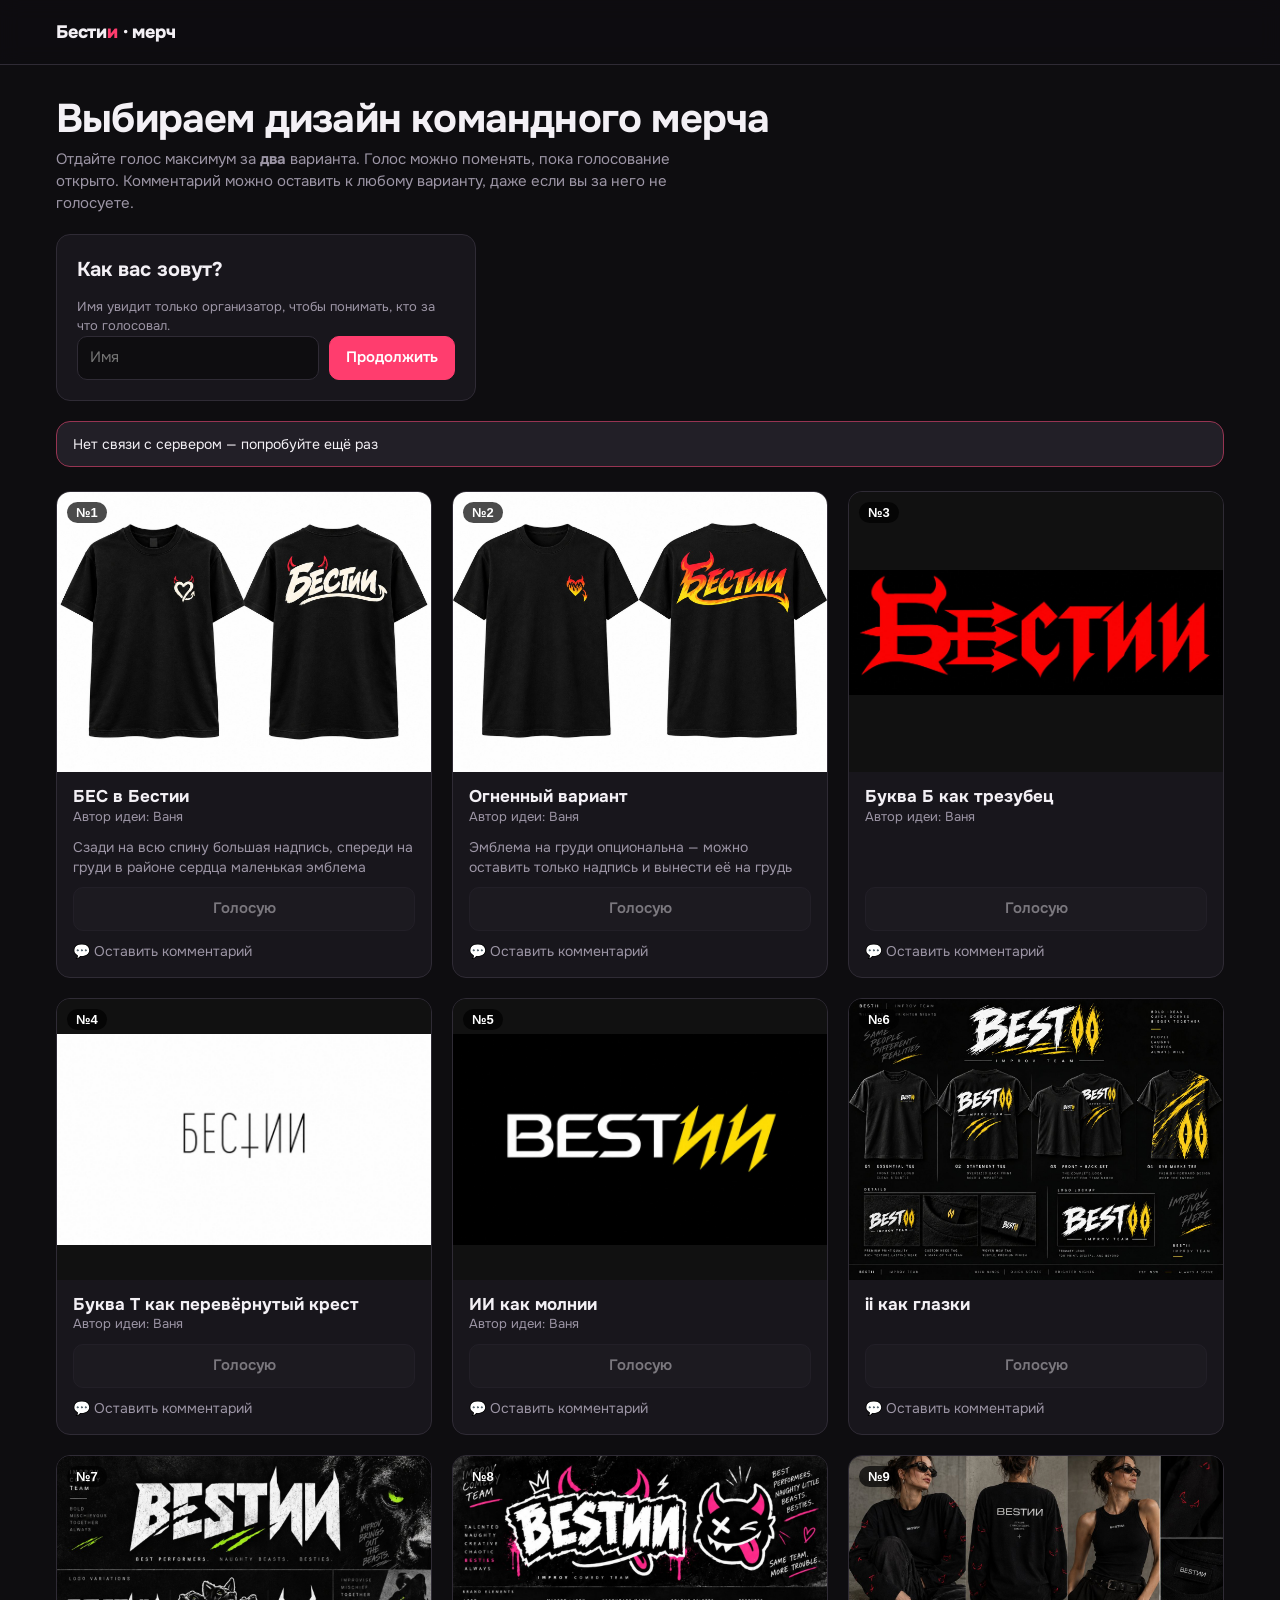
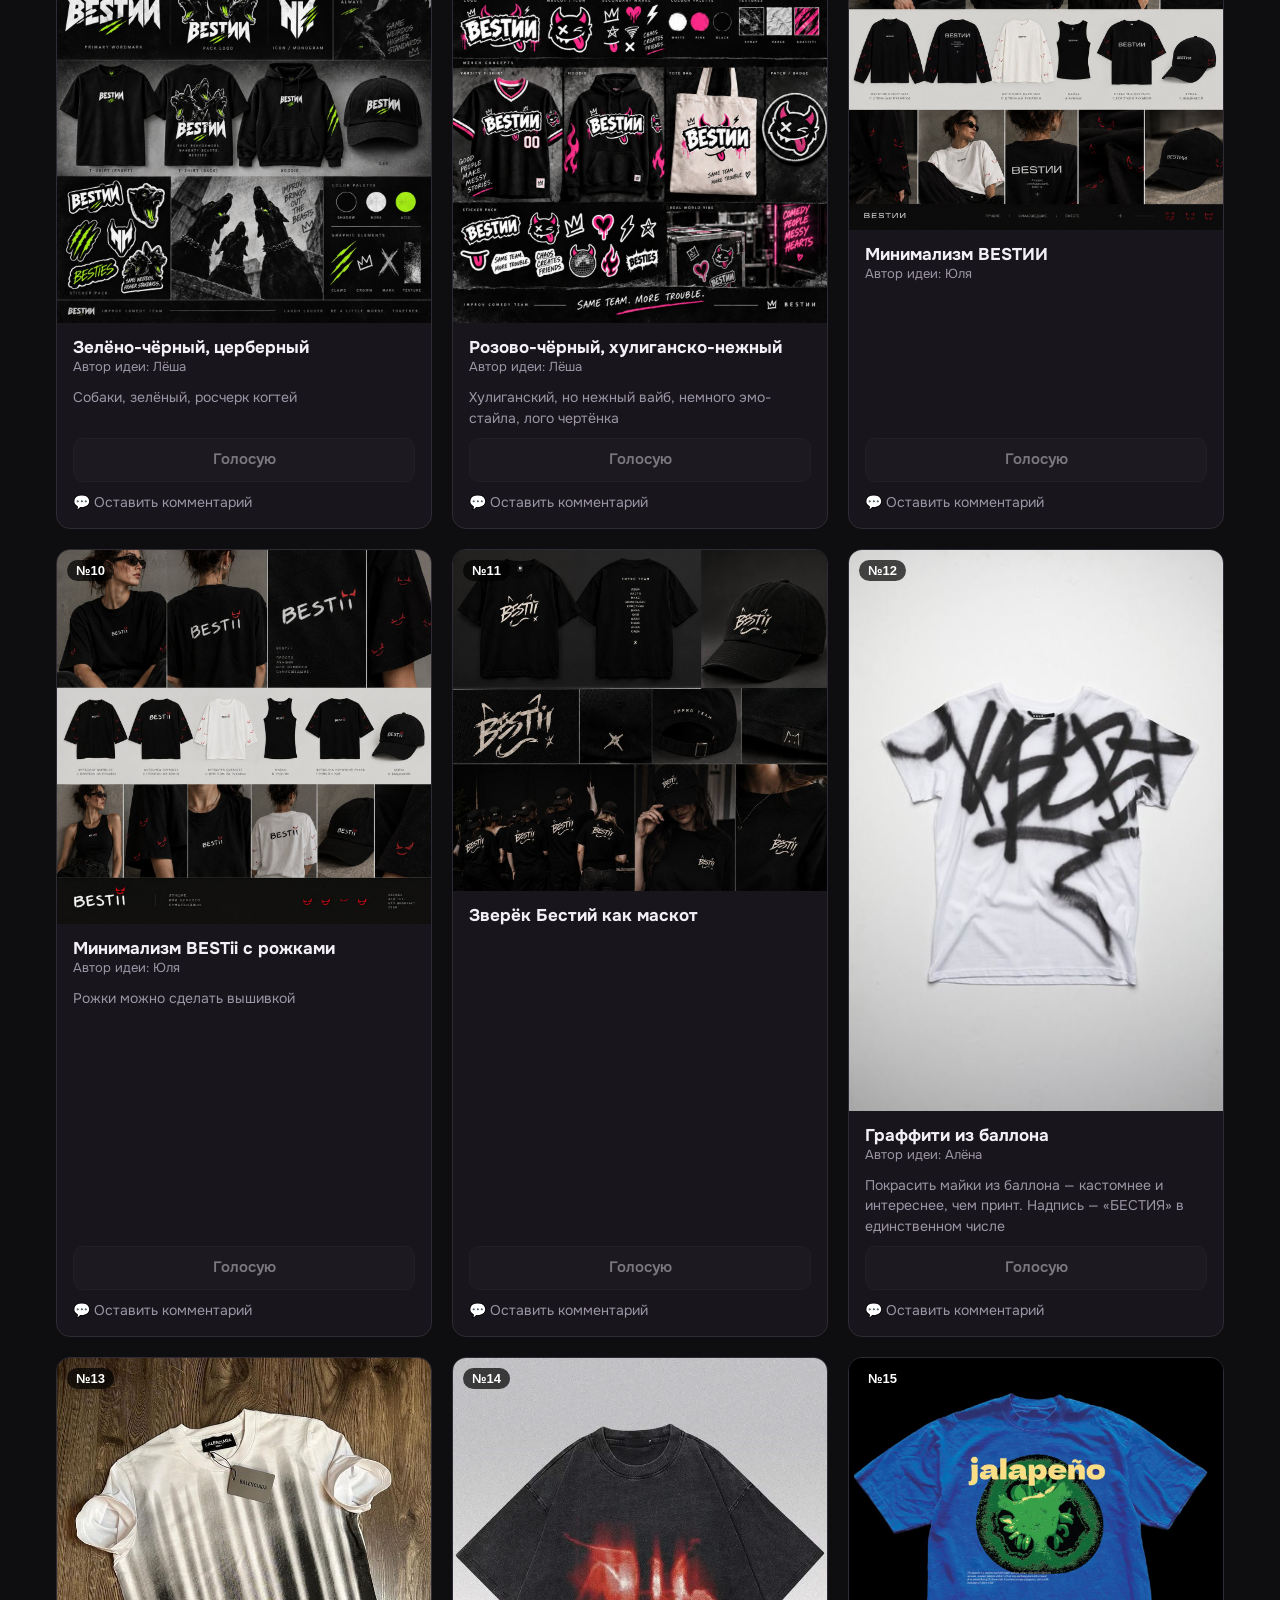
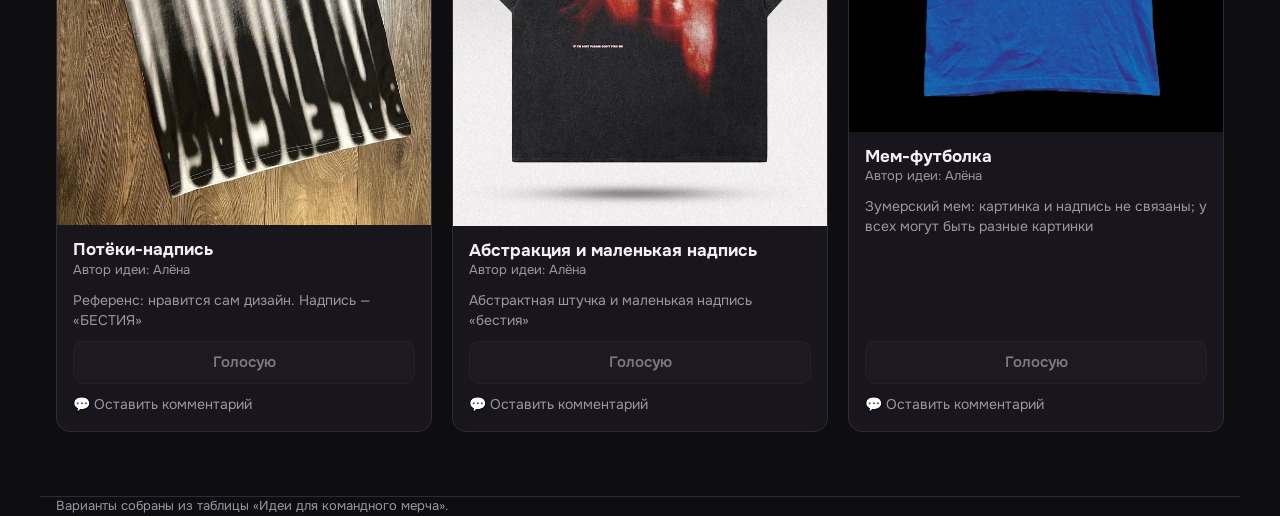
<file: index.html>
<!doctype html>
<html lang="ru">
<head>
<meta charset="utf-8">
<meta name="viewport" content="width=device-width, initial-scale=1">
<title>Голосуем за мерч</title>
<meta name="description" content="Выбираем дизайн командного мерча Бестий">
<link rel="preconnect" href="https://fonts.googleapis.com">
<link rel="stylesheet" href="https://fonts.googleapis.com/css2?family=Onest:wght@400;600;700;800&display=swap">
<link rel="stylesheet" href="style.css?v=3">
<link rel="icon" href="data:image/svg+xml,<svg xmlns='http://www.w3.org/2000/svg' viewBox='0 0 100 100'><text y='.9em' font-size='90'>😈</text></svg>">
</head>
<body>
<header class="top">
  <div class="wrap">
    <div class="brand">Бести<span>и</span> · мерч</div>
    <div class="user" id="user" hidden></div>
  </div>
</header>

<main class="wrap">
  <section class="hero">
    <h1>Выбираем дизайн командного мерча</h1>
    <p>Отдайте голос максимум за <b>два</b> варианта. Голос можно поменять, пока голосование открыто. Комментарий можно оставить к любому варианту, даже если вы за него не голосуете.</p>

    <form class="panel login" id="nameForm" hidden>
      <h2>Как вас зовут?</h2>
      <p class="who">Имя увидит только организатор, чтобы понимать, кто за что голосовал.</p>
      <div class="toolbar">
        <input id="nameInput" maxlength="60" placeholder="Имя" autocomplete="name" required>
        <button class="btn btn-primary" type="submit">Продолжить</button>
      </div>
    </form>

    <div class="banner" id="banner" hidden></div>
  </section>

  <div class="counter" id="counter" hidden>
    <span class="dots" id="dots"></span>
    <span id="counterText"></span>
  </div>

  <section class="grid" id="grid"></section>
</main>

<footer class="wrap">Варианты собраны из таблицы «Идеи для командного мерча».</footer>

<dialog class="lb" id="lb">
  <button class="close" aria-label="Закрыть" onclick="this.closest('dialog').close()">×</button>
  <img id="lbImg" alt="">
</dialog>
<div class="toast" id="toast"></div>

<script src="config.js?v=3"></script>
<script src="app.js?v=3"></script>
<script>
const MAX = CONFIG.MAX_VOTES;
const $ = id => document.getElementById(id);
const ID = MV.identity;
// ready — ответ сервера получен; open — голосование открыто
const state = { variants: [], ready: false, open: false, votes: [], comments: {}, busy: false };

function banner(text, warn) {
  const b = $('banner');
  b.hidden = !text;
  b.textContent = text || '';
  b.classList.toggle('warn', !!warn);
}

// комментарии не блокируются, пока сохраняется голос; кнопки голосования — блокируются
function canComment() { return state.ready && state.open && !!ID.name; }
function canAct() { return canComment() && !state.busy; }

function renderUser() {
  const has = !!ID.name;
  $('nameForm').hidden = has || (state.ready && !state.open);
  $('user').hidden = !has;
  if (has) {
    $('user').innerHTML = `<span>Вы: <b>${MV.esc(ID.name)}</b></span> · <a href="#" id="rename">изменить</a>`;
    $('rename').onclick = e => {
      e.preventDefault();
      $('nameInput').value = ID.name;
      $('nameForm').hidden = false;
      $('nameInput').focus();
    };
  }
}

// keepDrafts=false — после загрузки с сервера: показываем сохранённое, а не то, что было в полях
function render(keepDrafts = true) {
  const { variants, votes, comments } = state;
  // не терять несохранённый текст комментариев при перерисовке
  const drafts = {};
  if (keepDrafts) document.querySelectorAll('[data-cm]').forEach(t => {
    const st = document.getElementById('cms' + t.dataset.cm);
    drafts[t.dataset.cm] = { text: t.value, open: t.closest('details').open, status: st.textContent, ok: st.classList.contains('ok') };
  });
  const act = canAct();
  const cmOk = canComment();
  $('grid').innerHTML = variants.map(v => {
    const on = votes.includes(v.id);
    const full = !on && votes.length >= MAX;
    const title = !ID.name ? 'Сначала представьтесь' : full ? 'Уже выбрано ' + MAX + ' — сначала снимите один голос' : '';
    const saved = comments[v.id] || '';
    const d = drafts[v.id];
    const cm = d ? d.text : saved;
    const open = d ? d.open : !!saved;
    return `
    <article class="card${on ? ' voted' : ''}" id="v${v.id}">
      <button class="pic" data-zoom="${v.image}" aria-label="Увеличить: ${MV.esc(v.title)}">
        <img src="${v.image}" alt="${MV.esc(v.title)}" loading="lazy" width="${v.w}" height="${v.h}">
        <span class="num">№${v.id}</span>
      </button>
      <div class="body">
        <div>
          <h3>${MV.esc(v.title)}</h3>
          ${v.author ? `<div class="by">Автор идеи: ${MV.esc(v.author)}</div>` : ''}
        </div>
        ${v.description ? `<p class="desc">${MV.esc(v.description)}</p>` : ''}
        <div class="actions">
          <button class="btn btn-vote${on ? ' on' : ''}" data-vote="${v.id}" title="${title}" ${!act || full ? 'disabled' : ''}>${on ? '✓ Мой голос' : 'Голосую'}</button>
          <details class="cm"${open ? ' open' : ''}>
            <summary>${saved ? 'Мой комментарий' : 'Оставить комментарий'}</summary>
            <textarea data-cm="${v.id}" maxlength="1000" placeholder="Что нравится, что докрутить…" ${cmOk ? '' : 'disabled'}>${MV.esc(cm)}</textarea>
            <div class="cm-row">
              <button class="btn btn-sm" data-save="${v.id}" ${cmOk ? '' : 'disabled'}>Сохранить</button>
              <span class="cm-status${d && d.ok ? ' ok' : ''}" id="cms${v.id}">${d ? MV.esc(d.status) : ''}</span>
            </div>
          </details>
        </div>
      </div>
    </article>`;
  }).join('');

  $('counter').hidden = !(state.ready && ID.name);
  $('dots').innerHTML = Array.from({ length: MAX }, (_, i) => `<i class="${i < votes.length ? 'on' : ''}"></i>`).join('');
  $('counterText').textContent = `Выбрано ${votes.length} из ${MAX}`;
}

async function toggleVote(id) {
  const prev = state.votes.slice();
  const next = prev.includes(id) ? prev.filter(x => x !== id) : prev.concat(id);
  if (next.length > MAX) return MV.toast('Можно выбрать максимум ' + MAX);
  state.votes = next;
  state.busy = true;
  render();
  try {
    const r = await MV.api('vote', { ids: next });
    state.votes = r.votes;
    MV.toast(next.length > prev.length ? 'Голос сохранён' : 'Голос снят');
  } catch (e) {
    state.votes = prev;
    MV.toast(MV.errorText(e));
    if (e.message === 'closed') load();
  } finally {
    state.busy = false;
    render();
  }
}

async function saveComment(id) {
  // карточка может перерисоваться, пока идёт запрос, поэтому элемент статуса ищем каждый раз заново
  const status = (t, ok) => {
    const el = $('cms' + id);
    if (el) { el.className = 'cm-status' + (ok ? ' ok' : ''); el.textContent = t; }
  };
  const text = document.querySelector(`[data-cm="${id}"]`).value.trim();
  status('Сохраняю…');
  try {
    await MV.api('comment', { variant: id, text });
    if (text) state.comments[id] = text; else delete state.comments[id];
    status(text ? 'Сохранено' : 'Удалено', true);
  } catch (e) {
    status(MV.errorText(e));
    if (e.message === 'closed') load();
  }
}

async function load() {
  try {
    const me = await MV.api('me');
    state.ready = true;
    state.open = me.open;
    state.votes = me.votes;
    state.comments = me.comments;
    banner(me.open ? '' : 'Голосование закрыто. Спасибо всем, кто проголосовал!', !me.open);
    renderUser();
  } catch (e) {
    state.ready = false;
    banner(MV.errorText(e), true);
  }
  render(false);
}

$('nameForm').addEventListener('submit', async e => {
  e.preventDefault();
  const name = $('nameInput').value.replace(/\s+/g, ' ').trim();
  if (!name) return;
  const changed = ID.name && ID.name !== name;
  ID.name = name;
  renderUser();
  render();
  // обновить имя у уже отданных голосов
  if (changed && state.votes.length && state.open) {
    try { await MV.api('vote', { ids: state.votes }); } catch (err) { /* имя обновится при следующем голосе */ }
  }
});

$('grid').addEventListener('click', e => {
  const z = e.target.closest('[data-zoom]');
  if (z) { $('lbImg').src = z.dataset.zoom; $('lb').showModal(); return; }
  const v = e.target.closest('[data-vote]');
  if (v && !v.disabled) return toggleVote(Number(v.dataset.vote));
  const s = e.target.closest('[data-save]');
  if (s && !s.disabled) return saveComment(Number(s.dataset.save));
});
$('lb').addEventListener('click', e => { if (e.target === $('lb')) $('lb').close(); });

(async function init() {
  renderUser();
  state.variants = await MV.loadVariants();
  render();
  load();
})();
</script>
</body>
</html>
</file>
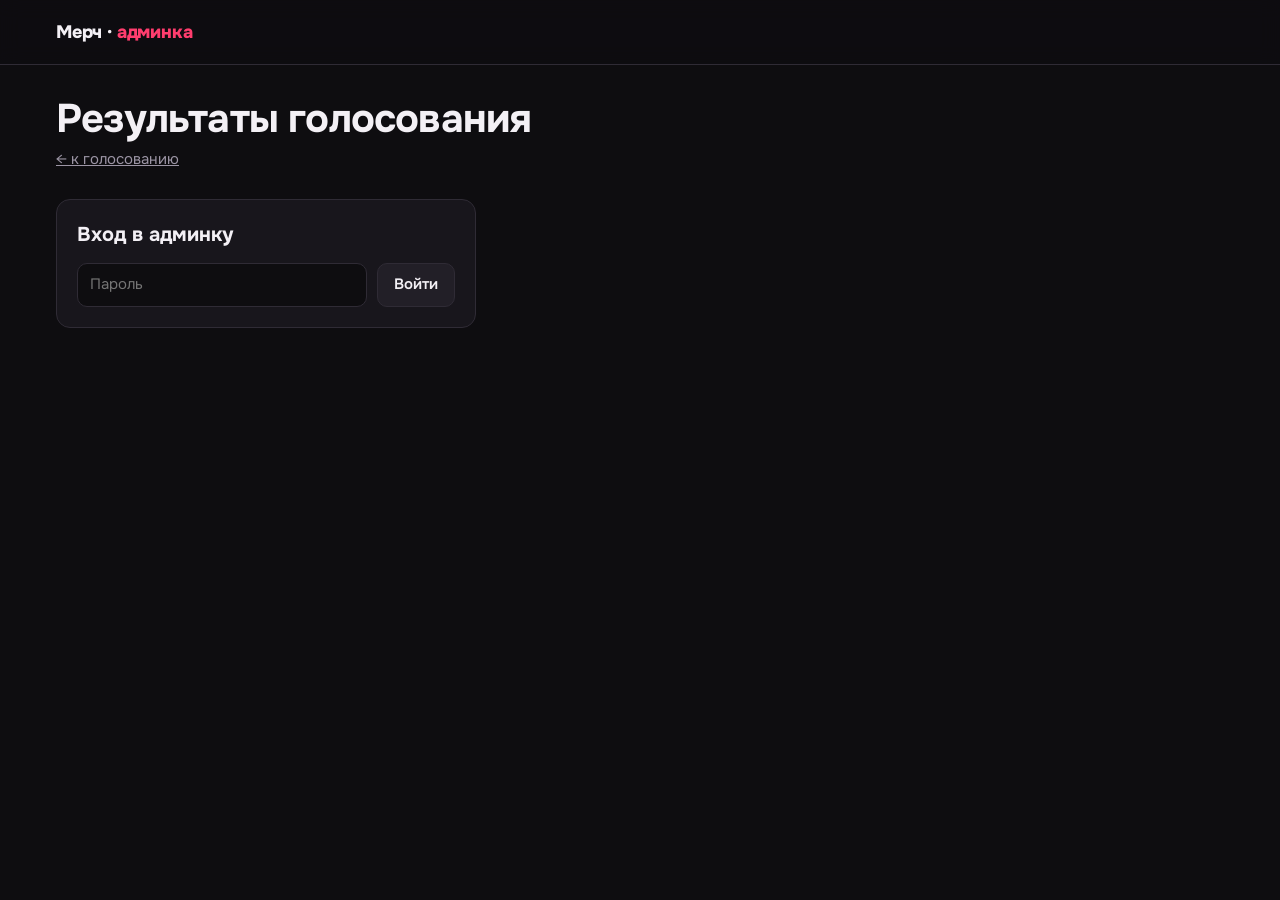
<file: admin.html>
<!doctype html>
<html lang="ru">
<head>
<meta charset="utf-8">
<meta name="viewport" content="width=device-width, initial-scale=1">
<meta name="robots" content="noindex">
<title>Мерч: результаты</title>
<link rel="preconnect" href="https://fonts.googleapis.com">
<link rel="stylesheet" href="https://fonts.googleapis.com/css2?family=Onest:wght@400;600;700;800&display=swap">
<link rel="stylesheet" href="style.css?v=3">
<link rel="icon" href="data:image/svg+xml,<svg xmlns='http://www.w3.org/2000/svg' viewBox='0 0 100 100'><text y='.9em' font-size='90'>📊</text></svg>">
</head>
<body>
<header class="top">
  <div class="wrap">
    <div class="brand">Мерч · <span>админка</span></div>
    <div class="user" id="user" hidden><a href="#" id="logout">выйти</a></div>
  </div>
</header>

<main class="wrap">
  <section class="hero">
    <h1>Результаты голосования</h1>
    <p><a href="index.html">← к голосованию</a></p>
    <div class="banner" id="banner" hidden></div>
  </section>

  <form class="panel login" id="login" hidden>
    <h2>Вход в админку</h2>
    <div class="toolbar">
      <input type="password" id="pw" placeholder="Пароль" autocomplete="current-password" required>
      <button class="btn" type="submit">Войти</button>
    </div>
  </form>

  <div id="content" hidden>
    <div class="stats" id="stats"></div>

    <section class="panel">
      <div class="toolbar">
        <span class="switch">Статус: <span class="pill" id="status"></span></span>
        <button class="btn btn-sm" id="toggle"></button>
        <button class="btn btn-sm btn-ghost" id="reload">Обновить</button>
        <button class="btn btn-sm btn-ghost" id="csv">Скачать CSV</button>
      </div>
    </section>

    <section class="panel">
      <h2>Рейтинг</h2>
      <div id="rank"></div>
    </section>

    <section class="panel">
      <h2>Кто за что голосовал</h2>
      <div class="tbl-wrap"><table class="tbl" id="voters"></table></div>
    </section>

    <section class="panel">
      <h2>Комментарии</h2>
      <div id="comments"></div>
    </section>
  </div>
</main>

<div class="toast" id="toast"></div>

<script src="config.js?v=3"></script>
<script src="app.js?v=3"></script>
<script>
const $ = id => document.getElementById(id);
let variants = [], data = null, password = null;
const PW_KEY = 'mv_admin_pw';
function pwGet() { try { return sessionStorage.getItem(PW_KEY); } catch (e) { return null; } }
function pwSet(v) { try { v ? sessionStorage.setItem(PW_KEY, v) : sessionStorage.removeItem(PW_KEY); } catch (e) {} }

function banner(text) { $('banner').hidden = !text; $('banner').textContent = text || ''; $('banner').classList.add('warn'); }
function normName(n) { return String(n || '').toLowerCase().replace(/ё/g, 'е').replace(/\s+/g, ' ').trim(); }
function fmt(d) { return d ? new Date(d).toLocaleString('ru-RU', { day: 'numeric', month: 'short', hour: '2-digit', minute: '2-digit' }) : ''; }

function render() {
  const byId = Object.fromEntries(variants.map(v => [v.id, v]));
  const max = Math.max(1, ...Object.values(data.tally));
  const total = data.votes.length;

  $('stats').innerHTML = [
    [data.voters, 'проголосовали'],
    [total, 'голосов всего'],
    [data.comments.length, 'комментариев'],
  ].map(([n, l]) => `<div class="stat"><b>${n}</b><span>${l}</span></div>`).join('');

  $('status').className = 'pill ' + (data.open ? 'open' : 'closed');
  $('status').textContent = data.open ? 'открыто' : 'закрыто';
  $('toggle').textContent = data.open ? 'Закрыть голосование' : 'Открыть снова';

  const ranked = variants.map(v => ({ v, n: data.tally[v.id] || 0 })).sort((a, b) => b.n - a.n || a.v.id - b.v.id);
  $('rank').innerHTML = ranked.map(({ v, n }, i) => {
    const who = data.votes.filter(x => x.variant === v.id).map(x => MV.esc(x.name)).join(', ');
    const pct = total ? Math.round(n / data.voters * 100) : 0;
    return `<div class="rank">
      <img src="${v.image}" alt="">
      <div>
        <div class="t"><span>${i + 1}. №${v.id} ${MV.esc(v.title)}</span><span>${n} <small>${data.voters ? '· ' + pct + '% голосовавших' : ''}</small></span></div>
        <div class="bar"><i style="width:${n / max * 100}%"></i></div>
        ${who ? `<div class="who">${who}</div>` : ''}
      </div>
    </div>`;
  }).join('');

  // один человек = один браузер (voter_id); одинаковые имена с разных устройств подсвечиваем
  const people = {};
  data.votes.forEach(x => {
    const p = people[x.voter] || (people[x.voter] = { name: x.name, voter: x.voter, ids: [], at: x.at });
    p.ids.push(x.variant);
    if (x.at > p.at) p.at = x.at;
  });
  const plist = Object.values(people).sort((a, b) => String(a.name).localeCompare(String(b.name), 'ru') || String(a.at).localeCompare(String(b.at)));
  const nameCount = {};
  plist.forEach(p => { const k = normName(p.name); nameCount[k] = (nameCount[k] || 0) + 1; });
  $('voters').innerHTML = plist.length
    ? `<thead><tr><th>Кто</th><th>Голоса</th><th>Когда</th></tr></thead><tbody>` + plist.map(p => `<tr>
        <td><b>${MV.esc(p.name)}</b>${nameCount[normName(p.name)] > 1 ? ' <span class="pill closed" title="Это имя голосовало с нескольких устройств или браузеров">дубль?</span>' : ''}<div class="who">устройство ${MV.esc(String(p.voter).slice(0, 8))}</div></td>
        <td>${p.ids.sort((a, b) => a - b).map(id => `<span class="chip"><img src="${byId[id].image}" alt="">№${id} ${MV.esc(byId[id].title)}</span>`).join('')}</td>
        <td class="who">${fmt(p.at)}</td>
      </tr>`).join('') + '</tbody>'
    : '<tbody><tr><td class="who">Пока никто не голосовал.</td></tr></tbody>';

  const groups = variants.map(v => ({ v, list: data.comments.filter(c => c.variant === v.id) })).filter(g => g.list.length);
  $('comments').innerHTML = groups.length ? groups.map(({ v, list }) => `
    <div class="cgroup">
      <h3>№${v.id} ${MV.esc(v.title)} · ${list.length}</h3>
      ${list.map(c => `<div class="comment"><div class="meta">${MV.esc(c.name)} · ${fmt(c.at)}</div><p>${MV.esc(c.text)}</p></div>`).join('')}
    </div>`).join('') : '<p class="who">Комментариев пока нет.</p>';
}

async function load() {
  try {
    data = await MV.adminApi('admin_results', {}, password);
    pwSet(password);
    banner('');
    $('login').hidden = true;
    $('user').hidden = false;
    $('content').hidden = false;
    render();
  } catch (e) {
    $('content').hidden = true;
    $('user').hidden = true;
    $('login').hidden = false;
    pwSet(null);
    banner(MV.errorText(e));
  }
}

function csv() {
  const byId = Object.fromEntries(variants.map(v => [v.id, v.title]));
  const q = s => '"' + String(s == null ? '' : s).replace(/"/g, '""') + '"';
  const rows = [['type', 'name', 'voter_id', 'variant_id', 'variant', 'text', 'at']];
  data.votes.forEach(v => rows.push(['vote', v.name, v.voter, v.variant, byId[v.variant], '', v.at]));
  data.comments.forEach(c => rows.push(['comment', c.name, c.voter, c.variant, byId[c.variant], c.text, c.at]));
  const blob = new Blob(['﻿' + rows.map(r => r.map(q).join(',')).join('\n')], { type: 'text/csv' });
  const a = document.createElement('a');
  a.href = URL.createObjectURL(blob);
  a.download = 'merch-vote.csv';
  a.click();
}

$('toggle').onclick = async () => {
  const open = !data.open;
  if (!open && !confirm('Закрыть голосование? Голоса и комментарии больше нельзя будет менять.')) return;
  try {
    await MV.adminApi('admin_set_open', { open }, password);
    MV.toast(open ? 'Голосование открыто' : 'Голосование закрыто');
    load();
  } catch (e) { MV.toast(MV.errorText(e)); }
};
$('reload').onclick = load;
$('csv').onclick = csv;

(async function init() {
  variants = await MV.loadVariants();
  $('logout').onclick = e => { e.preventDefault(); pwSet(null); location.reload(); };
  $('login').onsubmit = e => {
    e.preventDefault();
    password = $('pw').value;
    load();
  };
  password = pwGet();
  if (password) load(); else $('login').hidden = false;
})();
</script>
</body>
</html>
</file>
<file: style.css>
:root {
  --bg: #0e0d10;
  --surface: #18161c;
  --surface-2: #221f27;
  --line: #2f2b35;
  --text: #f3f0f5;
  --muted: #9c95a5;
  --accent: #ff3d6e;
  --accent-ink: #fff;
  --ok: #4ade80;
  --radius: 14px;
}
* { box-sizing: border-box; }
[hidden] { display: none !important; }
html { -webkit-text-size-adjust: 100%; }
body {
  margin: 0;
  background: var(--bg);
  color: var(--text);
  font: 15px/1.45 'Onest', system-ui, -apple-system, 'Segoe UI', sans-serif;
}
a { color: inherit; }
.wrap { max-width: 1200px; margin: 0 auto; padding: 0 16px; }

header.top {
  position: sticky; top: 0; z-index: 10;
  background: color-mix(in srgb, var(--bg) 88%, transparent);
  backdrop-filter: blur(10px);
  border-bottom: 1px solid var(--line);
}
header.top .wrap { display: flex; align-items: center; gap: 16px; min-height: 64px; flex-wrap: wrap; padding-top: 8px; padding-bottom: 8px; }
.brand { font-weight: 800; font-size: 18px; letter-spacing: -.01em; margin-right: auto; }
.brand span { color: var(--accent); }
.user { display: flex; align-items: center; gap: 10px; color: var(--muted); font-size: 14px; }

.hero { padding: 32px 0 8px; }
.hero h1 { margin: 0 0 8px; font-size: clamp(26px, 5vw, 40px); line-height: 1.1; letter-spacing: -.02em; }
.hero p { margin: 0; color: var(--muted); max-width: 640px; }

.banner { margin: 16px 0 0; padding: 12px 16px; border-radius: var(--radius); background: var(--surface-2); border: 1px solid var(--line); color: var(--muted); font-size: 14px; }
.banner.warn { border-color: color-mix(in srgb, var(--accent) 50%, var(--line)); color: var(--text); }

.counter {
  position: sticky; top: 72px; z-index: 5;
  display: inline-flex; gap: 8px; align-items: center;
  margin: 20px 0 4px; padding: 8px 14px; border-radius: 999px;
  background: var(--surface-2); border: 1px solid var(--line); font-weight: 600; font-size: 14px;
}
.dots { display: inline-flex; gap: 4px; }
.dots i { width: 10px; height: 10px; border-radius: 50%; background: var(--line); }
.dots i.on { background: var(--accent); }

.grid { display: grid; grid-template-columns: repeat(auto-fill, minmax(300px, 1fr)); gap: 20px; padding: 16px 0 64px; }
.card { background: var(--surface); border: 1px solid var(--line); border-radius: var(--radius); overflow: hidden; display: flex; flex-direction: column; transition: border-color .15s, box-shadow .15s; }
.card.voted { border-color: var(--accent); box-shadow: 0 0 0 1px var(--accent); }
.card .pic { position: relative; background: #fff; aspect-ratio: 4 / 3; cursor: zoom-in; border: 0; padding: 0; display: block; width: 100%; }
.card .pic img { width: 100%; height: 100%; object-fit: contain; display: block; background: #111; }
.card .num { position: absolute; top: 10px; left: 10px; background: rgba(0,0,0,.7); color: #fff; font-weight: 700; font-size: 13px; padding: 3px 9px; border-radius: 999px; }
.card .body { padding: 14px 16px 16px; display: flex; flex-direction: column; gap: 10px; flex: 1; }
.card h3 { margin: 0; font-size: 17px; line-height: 1.25; }
.card .by { color: var(--muted); font-size: 13px; }
.card .desc { color: var(--muted); font-size: 14px; margin: 0; }
.card .actions { margin-top: auto; display: flex; flex-direction: column; gap: 10px; }

.btn {
  appearance: none; border: 1px solid var(--line); background: var(--surface-2); color: var(--text);
  font: inherit; font-weight: 600; padding: 10px 16px; border-radius: 10px; cursor: pointer; min-height: 42px;
}
.btn:hover:not(:disabled) { border-color: var(--muted); }
.btn:disabled { opacity: .45; cursor: not-allowed; }
.btn-primary, .btn-vote.on { background: var(--accent); border-color: var(--accent); color: var(--accent-ink); }
.btn-ghost { background: transparent; }
.btn-sm { padding: 6px 12px; min-height: 34px; font-size: 14px; }

details.cm summary { cursor: pointer; color: var(--muted); font-size: 14px; list-style: none; }
details.cm summary::-webkit-details-marker { display: none; }
details.cm summary::before { content: '💬 '; }
details.cm[open] summary { margin-bottom: 8px; }
textarea {
  width: 100%; min-height: 80px; resize: vertical; font: inherit; color: var(--text);
  background: var(--bg); border: 1px solid var(--line); border-radius: 10px; padding: 10px 12px;
}
textarea:focus { outline: none; border-color: var(--muted); }
.cm-row { display: flex; align-items: center; gap: 10px; margin-top: 8px; }
.cm-status { color: var(--muted); font-size: 13px; }
.cm-status.ok { color: var(--ok); }

.toast {
  position: fixed; left: 50%; bottom: 24px; transform: translateX(-50%) translateY(20px); opacity: 0;
  background: var(--text); color: var(--bg); padding: 10px 18px; border-radius: 999px; font-weight: 600; font-size: 14px;
  transition: .2s; pointer-events: none; z-index: 50; max-width: calc(100% - 32px); text-align: center;
}
.toast.show { opacity: 1; transform: translateX(-50%); }

dialog.lb { border: 0; padding: 0; background: transparent; max-width: 96vw; max-height: 96vh; }
dialog.lb::backdrop { background: rgba(0,0,0,.85); }
dialog.lb img { max-width: 96vw; max-height: 92vh; display: block; border-radius: 8px; }
dialog.lb .close { position: fixed; top: 12px; right: 16px; font-size: 28px; background: none; border: 0; color: #fff; cursor: pointer; }

footer { color: var(--muted); font-size: 13px; padding: 24px 0 40px; border-top: 1px solid var(--line); }

/* admin */
.panel { background: var(--surface); border: 1px solid var(--line); border-radius: var(--radius); padding: 20px; margin: 20px 0; }
.panel h2 { margin: 0 0 14px; font-size: 20px; }
.stats { display: flex; gap: 12px; flex-wrap: wrap; margin-top: 16px; }
.stat { background: var(--surface); border: 1px solid var(--line); border-radius: var(--radius); padding: 14px 18px; min-width: 140px; }
.stat b { display: block; font-size: 28px; }
.stat span { color: var(--muted); font-size: 13px; }
.rank { display: grid; grid-template-columns: 56px 1fr; gap: 14px; align-items: center; padding: 10px 0; border-top: 1px solid var(--line); }
.rank:first-of-type { border-top: 0; }
.rank img { width: 56px; height: 56px; object-fit: contain; border-radius: 8px; background: #111; }
.rank .t { display: flex; justify-content: space-between; gap: 10px; font-weight: 600; }
.rank .t small { color: var(--muted); font-weight: 400; }
.bar { height: 8px; background: var(--surface-2); border-radius: 99px; margin-top: 6px; overflow: hidden; }
.bar i { display: block; height: 100%; background: var(--accent); border-radius: 99px; }
.who { color: var(--muted); font-size: 13px; margin-top: 4px; }
.comment { border-top: 1px solid var(--line); padding: 10px 0; }
.comment:first-child { border-top: 0; }
.comment .meta { color: var(--muted); font-size: 13px; }
.comment p { margin: 4px 0 0; white-space: pre-wrap; }
.cgroup { margin-bottom: 18px; }
.cgroup h3 { font-size: 15px; margin: 0 0 4px; }
.switch { display: inline-flex; align-items: center; gap: 10px; font-weight: 600; }
.pill { padding: 4px 10px; border-radius: 99px; font-size: 13px; font-weight: 700; }
.pill.open { background: color-mix(in srgb, var(--ok) 20%, transparent); color: var(--ok); }
.pill.closed { background: color-mix(in srgb, var(--accent) 20%, transparent); color: var(--accent); }
.toolbar { display: flex; gap: 10px; flex-wrap: wrap; align-items: center; }

@media (max-width: 520px) {
  .grid { grid-template-columns: 1fr; }
  .counter { top: 64px; }
}
.tbl-wrap { overflow-x: auto; }
.tbl { width: 100%; border-collapse: collapse; font-size: 14px; }
.tbl th { text-align: left; color: var(--muted); font-weight: 600; font-size: 13px; padding: 0 12px 8px 0; }
.tbl td { border-top: 1px solid var(--line); padding: 10px 12px 10px 0; vertical-align: top; }
.tbl td .who { margin-top: 2px; }
.chip { display: inline-flex; align-items: center; gap: 8px; background: var(--surface-2); border: 1px solid var(--line); border-radius: 99px; padding: 3px 10px 3px 3px; margin: 0 6px 6px 0; }
.chip img { width: 26px; height: 26px; border-radius: 50%; object-fit: cover; background: #111; }
.login { max-width: 420px; }
.login input { flex: 1; min-width: 0; font: inherit; color: var(--text); background: var(--bg); border: 1px solid var(--line); border-radius: 10px; padding: 10px 12px; min-height: 42px; }
.login input:focus { outline: none; border-color: var(--muted); }
</file>
